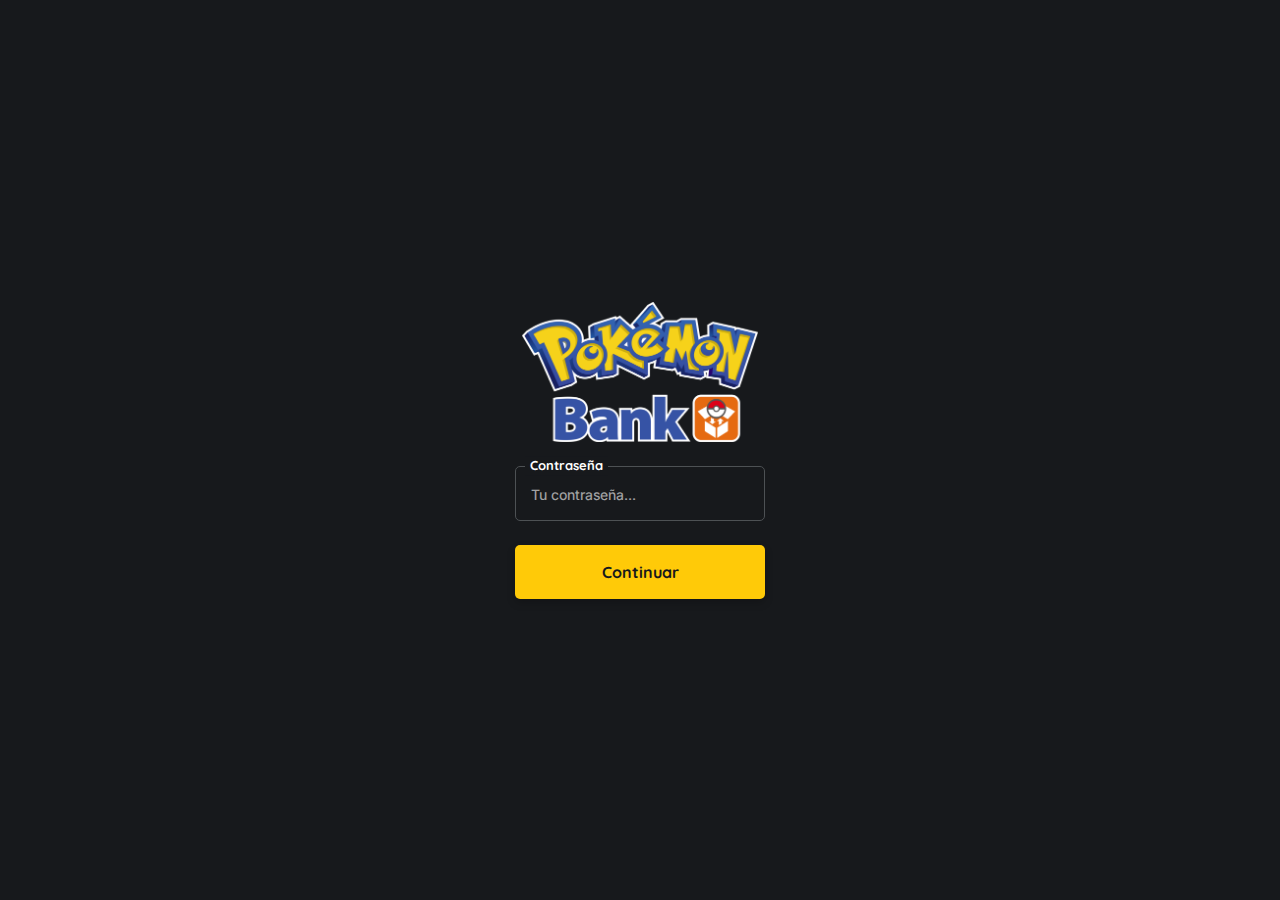
<file: index.html>
<!DOCTYPE html>
<html lang="en">
  <head>
    <meta charset="UTF-8" />
    <meta name="viewport" content="width=device-width, initial-scale=1.0" />
    <link rel="stylesheet" href="/css/globals.css" />
    <link rel="stylesheet" href="/css/login.css" />
    <link href="lib/bootstrap/bootstrap.min.css" rel="stylesheet" />
    <title>Iniciar sesión | Pokémon Bank</title>
  </head>

  <body>
    <div class="container">
      <div class="d-flex flex-column gap-4">
        <div class="logo-container">
          <img
            src="/resources/images/pokemon_bank_logo.png"
            alt="pokemon_bank_logo"
          />
        </div>
        <div class="form-group">
          <label for="username" class="absolute-label">Contraseña</label>
          <input placeholder="Tu contraseña..." class="input" type="password" />
        </div>
        <a href="/dashboard/index.html" class="w-100">
          <button type="button" class="primary-button w-100">Continuar</button>
        </a>
      </div>
    </div>
  </body>
</html>
</file>
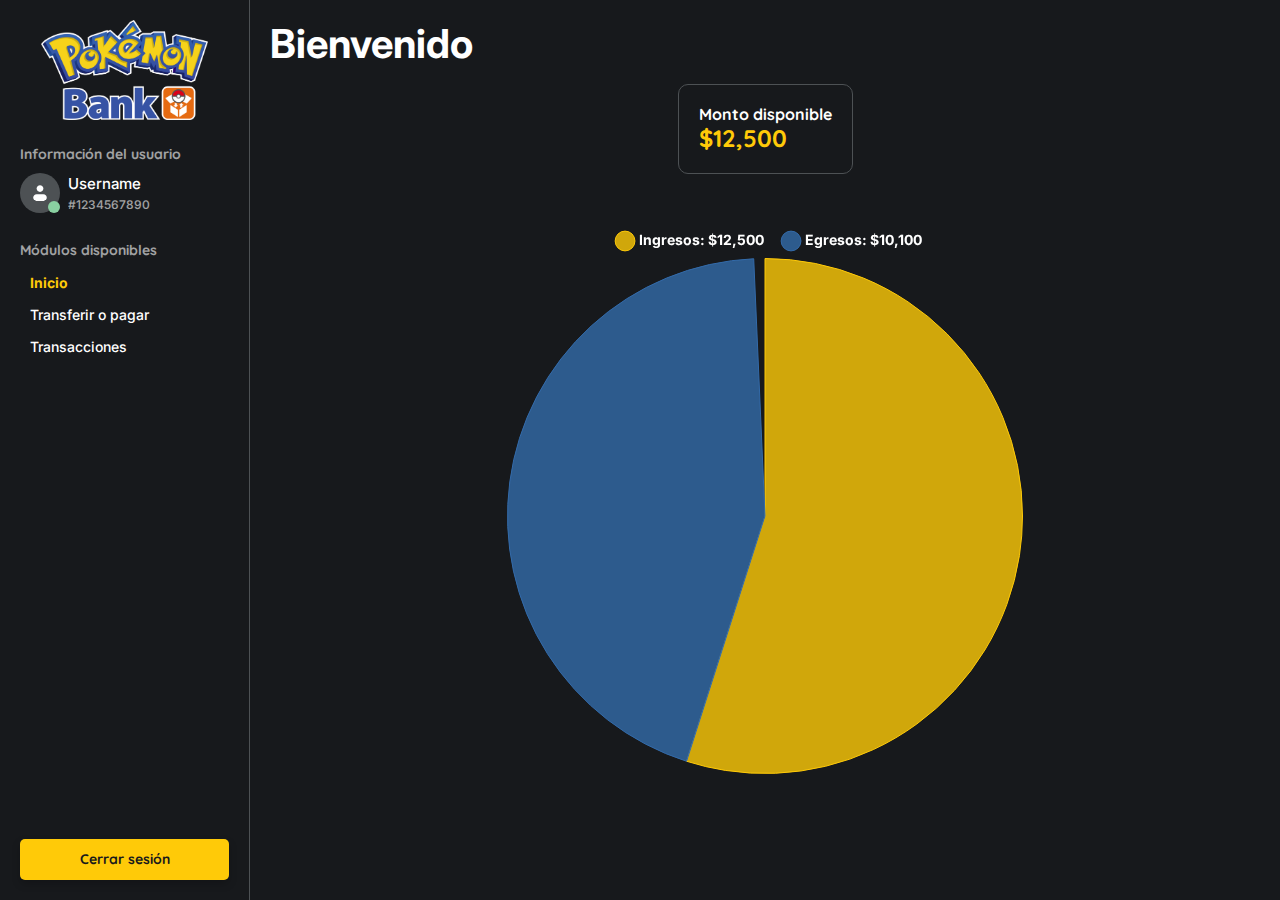
<file: dashboard/index.html>
<!DOCTYPE html>
<html lang="es">
  <head>
    <meta charset="UTF-8" />
    <meta name="viewport" content="width=device-width, initial-scale=1.0" />
    <link rel="stylesheet" href="/css/globals.css" />
    <link rel="stylesheet" href="/css/dashboard.css" />
    <link href="/lib/bootstrap/bootstrap.min.css" rel="stylesheet" />
    <script src="/js/sidebar.js"></script>
    <title>Dashboard | Pokémon Bank</title>
  </head>

  <body>
    <div class="main-content">
      <h1 class="section-title mb-3 mt-0">Bienvenido</h1>
      <div
        class="d-flex flex-column w-100 justify-content-center align-items-center"
      >
        <div class="counter-container">
          <h5 class="counter-title">Monto disponible</h5>
          <h1 class="counter-value">$12,500</h1>
        </div>
        <div style="width: 600px; padding: 20px">
          <canvas
            id="account-activity-chart"
            aria-label="Gráfico de pastel"
          ></canvas>
        </div>
      </div>
    </div>
    <script src="/lib/chartjs/chart.umd.js"></script>
    <script src="/lib/sweetalert/sweetalert2@11.js"></script>
    <script src="/js/dashboard.js"></script>
  </body>
</html>
</file>
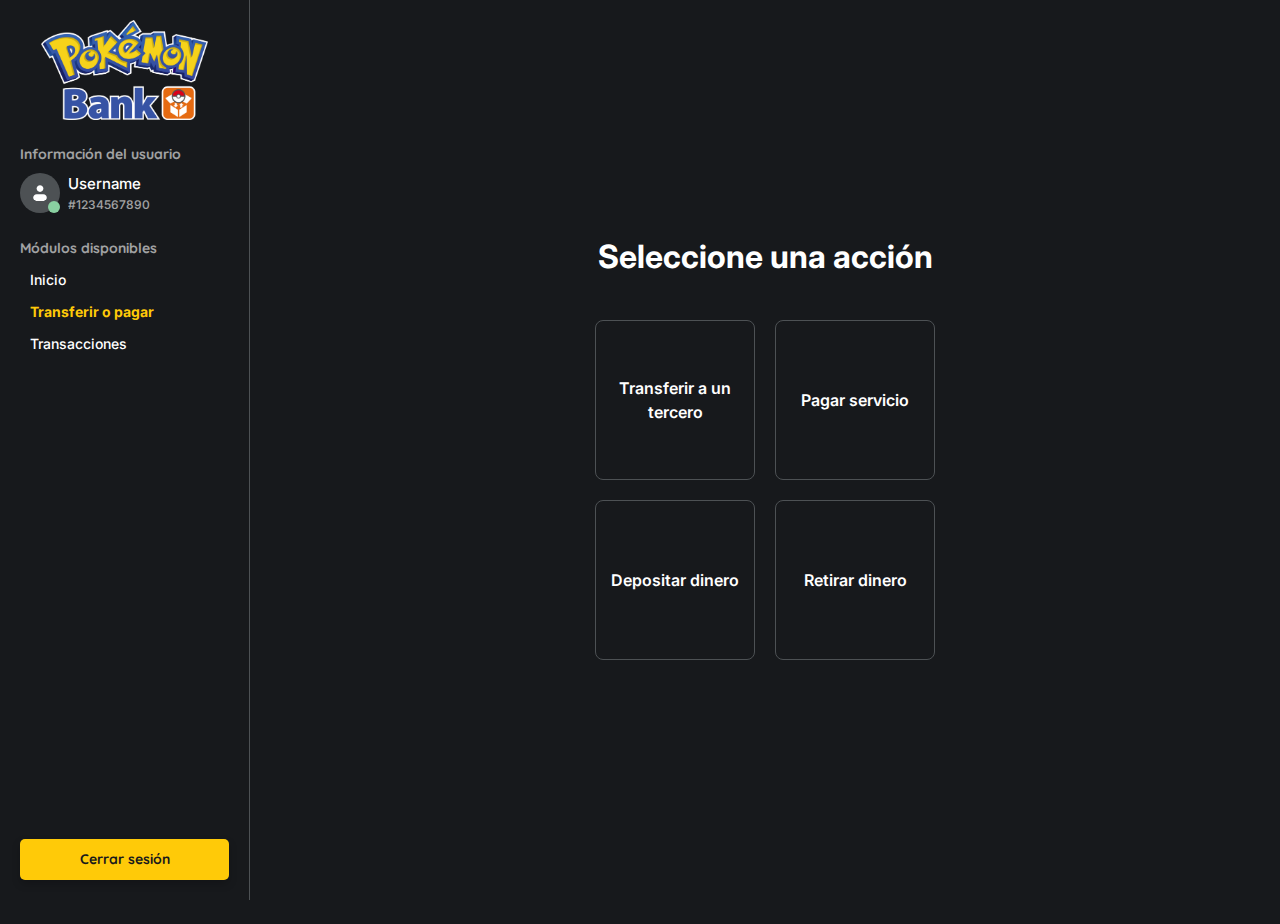
<file: dashboard/options/index.html>
-->
<!DOCTYPE html>
<html lang="en">
  <head>
    <meta charset="UTF-8" />
    <meta name="viewport" content="width=device-width, initial-scale=1.0" />
    <link rel="stylesheet" href="/css/globals.css" />
    <link rel="stylesheet" href="/css/dashboard.css" />
    <link rel="stylesheet" href="/css/options.css" />
    <link href="/lib/bootstrap/bootstrap.min.css" rel="stylesheet" />
    <script src="/js/sidebar.js"></script>
    <title>Actions | Pokémon Bank</title>
  </head>
  <body>
    <div class="main-content">
      <div class="container">
        <h2 class="section-title text-center mb-4">Seleccione una acción</h2>
        <div class="options-container">
          <div class="options-grid">
            <a href="/dashboard/options/transfer.html" class="option-button">
              <span>Transferir a un tercero</span>
            </a>
            <a href="/dashboard/options/pay.html" class="option-button">
              <span>Pagar servicio</span>
            </a>
            <a href="/dashboard/options/deposit.html" class="option-button">
              <span>Depositar dinero</span>
            </a>
            <a href="/dashboard/options/withdraw.html" class="option-button">
              <span>Retirar dinero</span>
            </a>
          </div>
        </div>
      </div>
    </div>
  </body>
  <script src="/lib/sweetalert/sweetalert2@11.js"></script>
</html>
</file>
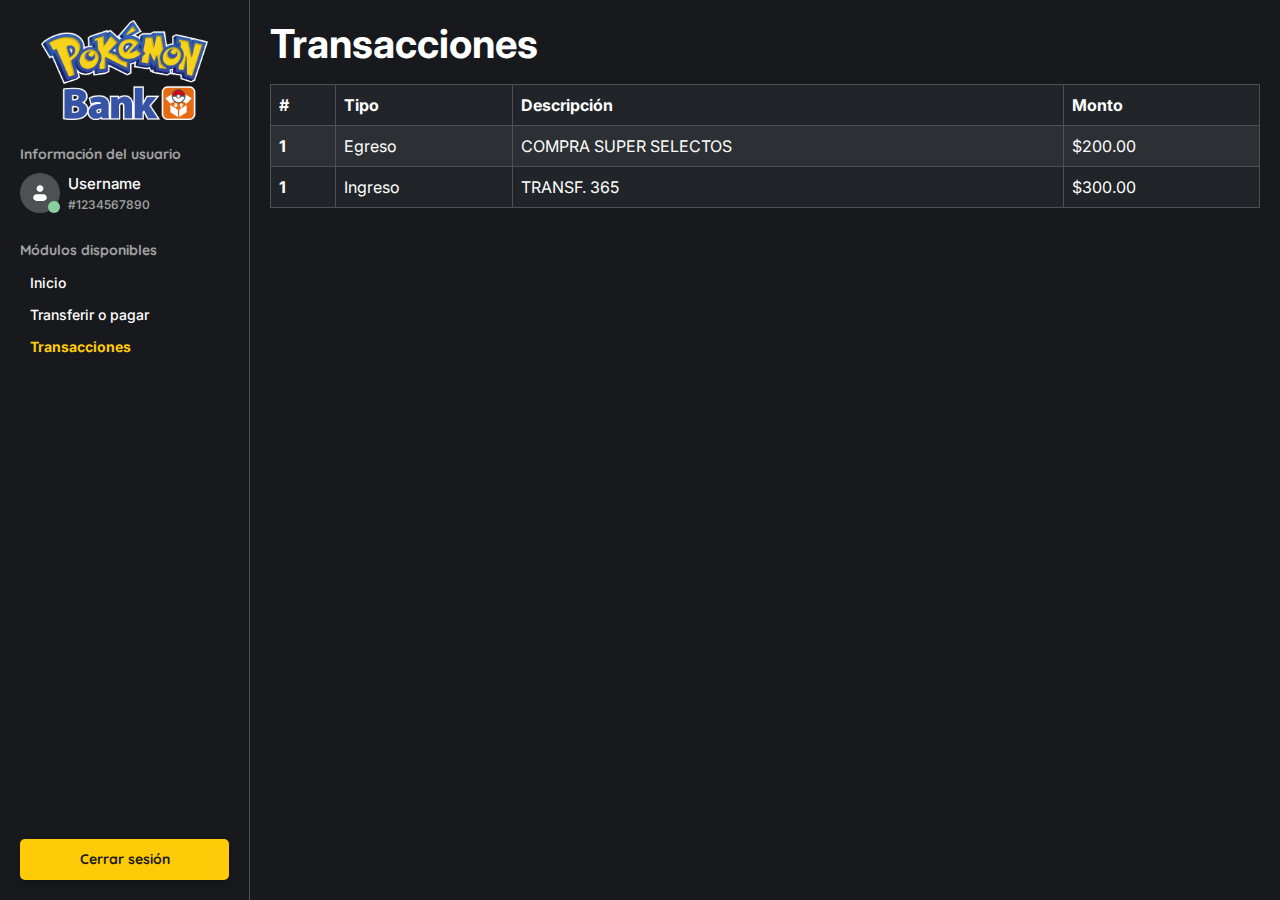
<file: dashboard/transactions.html>
<!DOCTYPE html>
<html lang="es">
  <head>
    <meta charset="UTF-8" />
    <meta name="viewport" content="width=device-width, initial-scale=1.0" />
    <link rel="stylesheet" href="/css/globals.css" />
    <link rel="stylesheet" href="/css/dashboard.css" />
    <link rel="stylesheet" href="/css/transactions.css" />
    <link href="/lib/bootstrap/bootstrap.min.css" rel="stylesheet" />
    <script src="/js/sidebar.js"></script>
    <title>Transacciones | Pokémon Bank</title>
  </head>

  <body>
    <div class="main-content">
      <h1 class="section-title mb-0 mt-0">Transacciones</h1>
      <table
        class="table table-dark table-striped table-hover table-bordered mt-3"
      >
        <thead>
          <tr>
            <th scope="col">#</th>
            <th scope="col">Tipo</th>
            <th scope="col">Descripción</th>
            <th scope="col">Monto</th>
          </tr>
        </thead>
        <tbody>
          <tr>
            <th scope="row">1</th>
            <td>Egreso</td>
            <td>COMPRA SUPER SELECTOS</td>
            <td>$200.00</td>
          </tr>
          <tr>
            <th scope="row">1</th>
            <td>Ingreso</td>
            <td>TRANSF. 365</td>
            <td>$300.00</td>
          </tr>
        </tbody>
      </table>
    </div>
  </body>
  <script src="/lib/sweetalert/sweetalert2@11.js"></script>
</html>
</file>
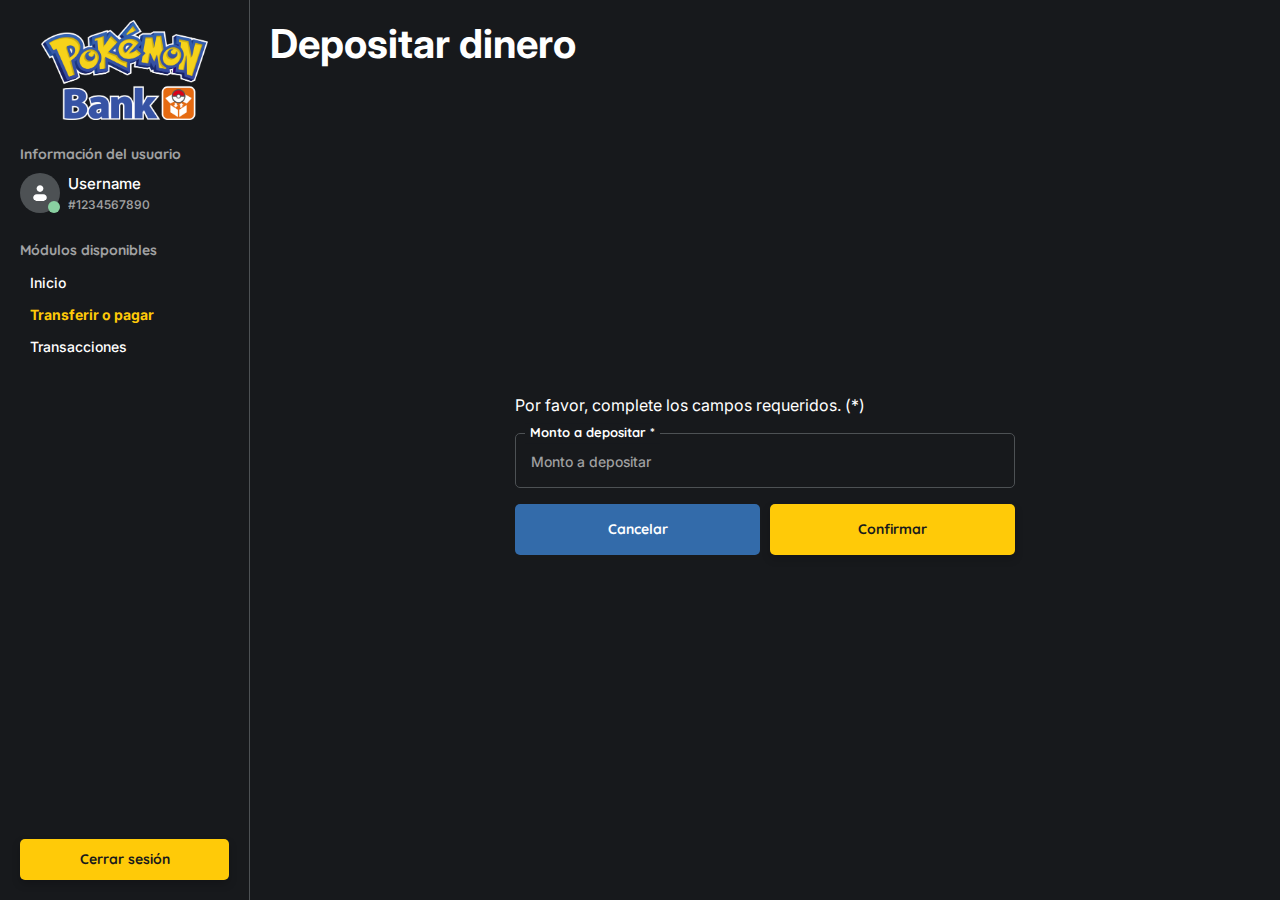
<file: dashboard/options/deposit.html>
<!DOCTYPE html>
<html lang="es">
  <head>
    <meta charset="UTF-8" />
    <meta name="viewport" content="width=device-width, initial-scale=1.0" />
    <link rel="stylesheet" href="/css/globals.css" />
    <link rel="stylesheet" href="/css/dashboard.css" />
    <link rel="stylesheet" href="/css/options.css" />
    <link href="/lib/bootstrap/bootstrap.min.css" rel="stylesheet" />
    <script src="/js/sidebar.js"></script>
    <title>Depositar dinero | Pokémon Bank</title>
  </head>
  <body>
    <div class="main-content">
      <h1 class="section-title mb-0 mt-0">Depositar dinero</h1>
      <div class="form-container">
        <span class="align-self-start"
          >Por favor, complete los campos requeridos. (*)</span
        >
        <form class="pt-3 transfer-form w-100 d-flex flex-column gap-3">
          <div class="form-group">
            <label for="account" class="absolute-label"
              >Monto a depositar *</label
            >
            <input
              placeholder="Monto a depositar"
              class="input"
              type="text"
              required
            />
          </div>
          <div style="display: grid; grid-template-columns: 1fr 1fr; gap: 10px">
            <a
              href="/dashboard/options/index.html"
              class="secondary-button small text-center"
            >
              Cancelar
            </a>
            <button class="primary-button small" type="submit">
              Confirmar
            </button>
          </div>
        </form>
      </div>
    </div>
  </body>
  <script src="/lib/sweetalert/sweetalert2@11.js"></script>
</html>
</file>
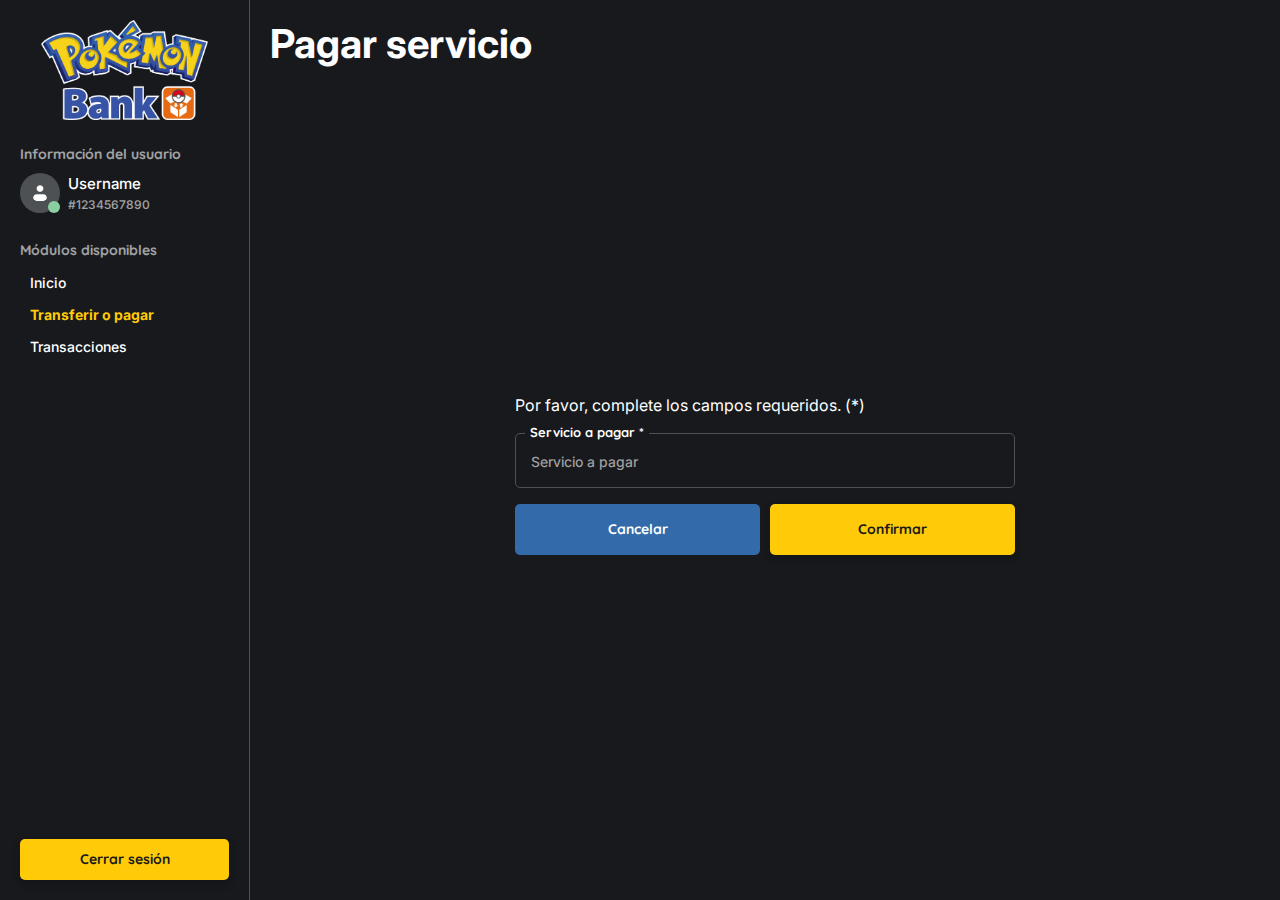
<file: dashboard/options/pay.html>
<!DOCTYPE html>
<html lang="es">
  <head>
    <meta charset="UTF-8" />
    <meta name="viewport" content="width=device-width, initial-scale=1.0" />
    <link rel="stylesheet" href="/css/globals.css" />
    <link rel="stylesheet" href="/css/dashboard.css" />
    <link rel="stylesheet" href="/css/options.css" />
    <link href="/lib/bootstrap/bootstrap.min.css" rel="stylesheet" />
    <script src="/js/sidebar.js"></script>
    <title>Pagar | Pokémon Bank</title>
  </head>
  <body>
    <div class="main-content">
      <h1 class="section-title mb-0 mt-0">Pagar servicio</h1>
      <div class="form-container">
        <span class="align-self-start"
          >Por favor, complete los campos requeridos. (*)</span
        >
        <form class="pt-3 transfer-form w-100 d-flex flex-column gap-3">
          <div class="form-group">
            <label for="account" class="absolute-label"
              >Servicio a pagar *</label
            >
            <input
              placeholder="Servicio a pagar"
              class="input"
              type="text"
              required
            />
          </div>
          <div style="display: grid; grid-template-columns: 1fr 1fr; gap: 10px">
            <a
              href="/dashboard/options/index.html"
              class="secondary-button small text-center"
            >
              Cancelar
            </a>
            <button class="primary-button small" type="submit">
              Confirmar
            </button>
          </div>
        </form>
      </div>
    </div>
  </body>
  <script src="/lib/sweetalert/sweetalert2@11.js"></script>
</html>
</file>
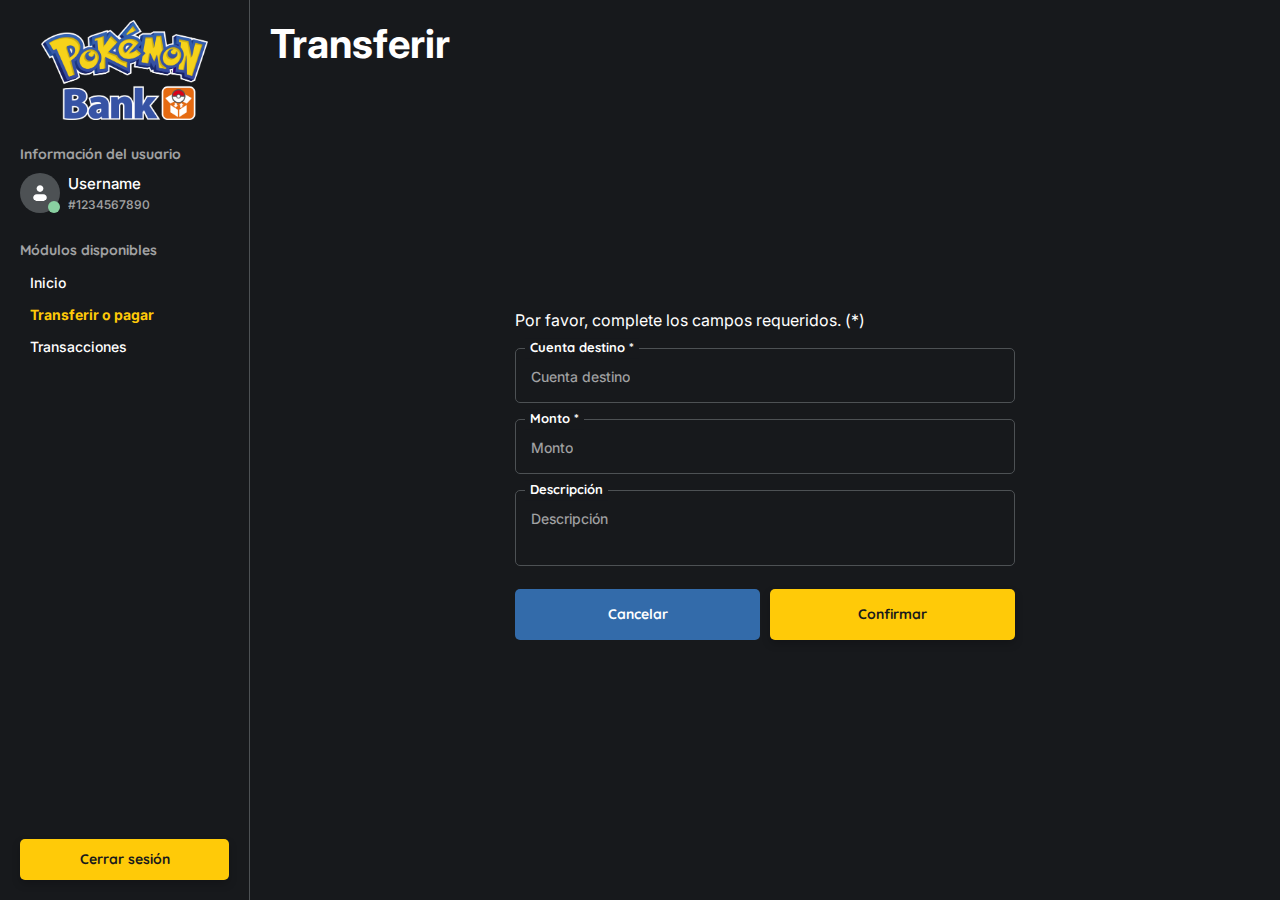
<file: dashboard/options/transfer.html>
<!DOCTYPE html>
<html lang="es">
  <head>
    <meta charset="UTF-8" />
    <meta name="viewport" content="width=device-width, initial-scale=1.0" />
    <link rel="stylesheet" href="/css/globals.css" />
    <link rel="stylesheet" href="/css/dashboard.css" />
    <link rel="stylesheet" href="/css/options.css" />
    <link href="/lib/bootstrap/bootstrap.min.css" rel="stylesheet" />
    <script src="/js/sidebar.js"></script>
    <title>Transferir | Pokémon Bank</title>
  </head>
  <body>
    <div class="main-content">
      <h1 class="section-title mb-0 mt-0">Transferir</h1>
      <div class="form-container">
        <span class="align-self-start"
          >Por favor, complete los campos requeridos. (*)</span
        >
        <form class="pt-3 transfer-form w-100 d-flex flex-column gap-3">
          <div class="form-group">
            <label for="account" class="absolute-label">Cuenta destino *</label>
            <input
              placeholder="Cuenta destino"
              class="input"
              type="text"
              required
            />
          </div>
          <div class="form-group">
            <label for="amount" class="absolute-label">Monto *</label>
            <input placeholder="Monto" class="input" type="number" required />
          </div>
          <div class="form-group">
            <label for="description" class="absolute-label">Descripción</label>
            <textarea
              placeholder="Descripción"
              class="input"
              type="text"
            ></textarea>
          </div>
          <div style="display: grid; grid-template-columns: 1fr 1fr; gap: 10px">
            <a
              href="/dashboard/options/index.html"
              class="secondary-button small text-center"
            >
              Cancelar
            </a>
            <button class="primary-button small" type="submit">
              Confirmar
            </button>
          </div>
        </form>
      </div>
    </div>
  </body>
  <script src="/lib/sweetalert/sweetalert2@11.js"></script>
</html>
</file>
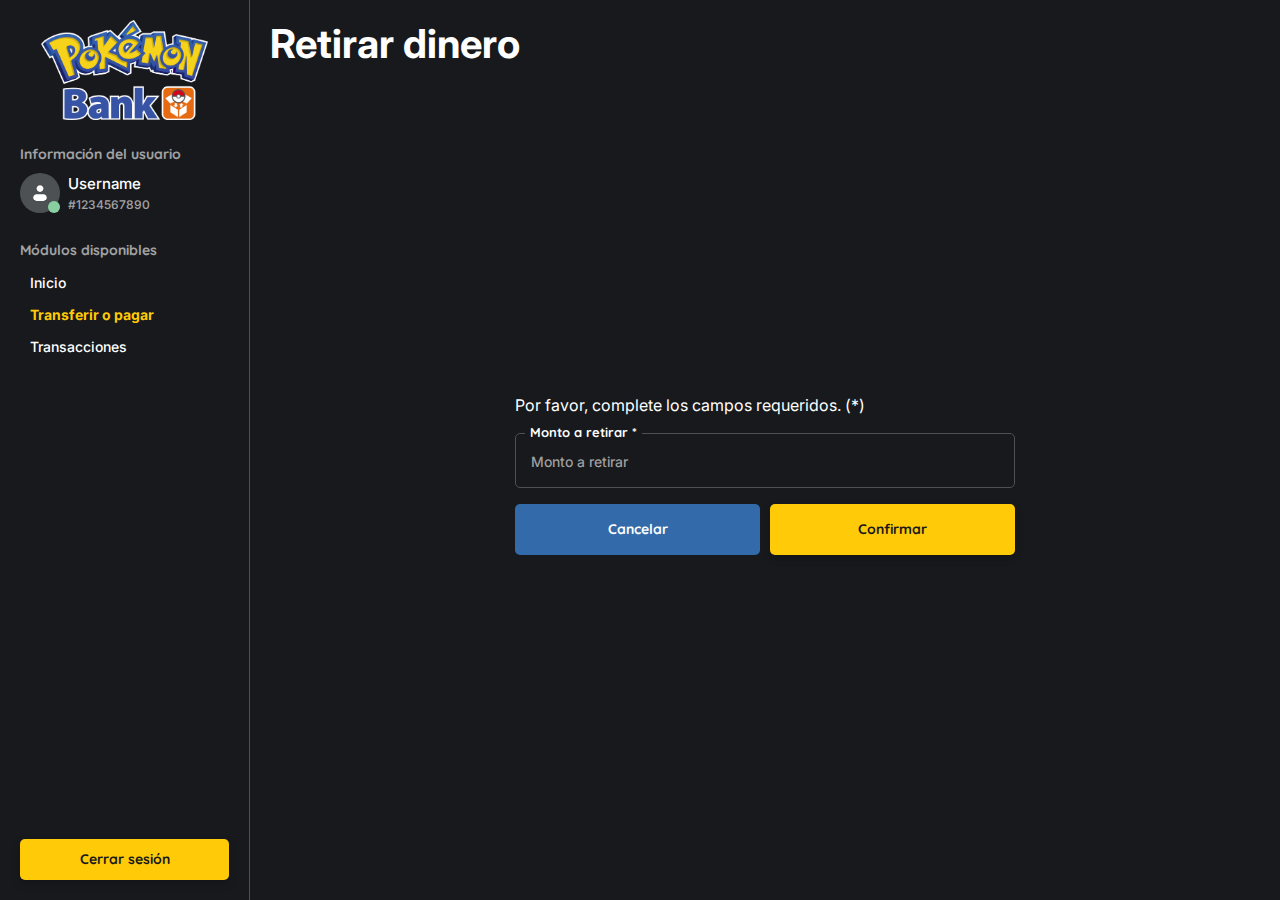
<file: dashboard/options/withdraw.html>
<!DOCTYPE html>
<html lang="es">
  <head>
    <meta charset="UTF-8" />
    <meta name="viewport" content="width=device-width, initial-scale=1.0" />
    <link rel="stylesheet" href="/css/globals.css" />
    <link rel="stylesheet" href="/css/dashboard.css" />
    <link rel="stylesheet" href="/css/options.css" />
    <link href="/lib/bootstrap/bootstrap.min.css" rel="stylesheet" />
    <script src="/js/sidebar.js"></script>
    <title>Retirar dinero | Pokémon Bank</title>
  </head>
  <body>
    <div class="main-content">
      <h1 class="section-title mb-0 mt-0">Retirar dinero</h1>
      <div class="form-container">
        <span class="align-self-start"
          >Por favor, complete los campos requeridos. (*)</span
        >
        <form class="pt-3 transfer-form w-100 d-flex flex-column gap-3">
          <div class="form-group">
            <label for="account" class="absolute-label"
              >Monto a retirar *</label
            >
            <input
              placeholder="Monto a retirar"
              class="input"
              type="text"
              required
            />
          </div>
          <div style="display: grid; grid-template-columns: 1fr 1fr; gap: 10px">
            <a
              href="/dashboard/options/index.html"
              class="secondary-button small text-center"
            >
              Cancelar
            </a>
            <button class="primary-button small" type="submit">
              Confirmar
            </button>
          </div>
        </form>
      </div>
    </div>
  </body>
  <script src="/lib/sweetalert/sweetalert2@11.js"></script>
</html>
</file>
<file: css/globals.css>
/* Variables globales para colores y estilos de la aplicación */
:root {
  --primary-bg-color: #17191c;
  --primary-color: #ffca08;
  --secondary-color: #336baa;
  --text-color: #fff;
  --input-border-color: #4d5154;
  --border-color: #4d5154;
  --font-family: "Inter", sans-serif;
}

/* Importación de la fuente Quicksand */
@font-face {
  font-family: "Quicksand";
  src: url("../resources/fonts/Quicksand-VariableFont_wght.woff2")
      format("woff2"),
    font-weight 300 700;
  font-style: normal;
  font-display: swap;
}

/* Importación de la fuente Inter */
@font-face {
  font-family: "Inter";
  src: url("../resources/fonts/Inter-VariableFont_opsz,wght.woff2")
      format("woff2"),
    font-weight 100 900;
  font-style: normal;
  font-display: swap;
}

/* Reset general de estilos */
* {
  margin: 0;
  padding: 0;
  box-sizing: border-box;
}

/* Estilos del cuerpo de la página */
body {
  font-family: "Inter", sans-serif;
  background-color: var(--primary-bg-color) !important;
}

/* Estilos para elementos de texto */
h1,
h2,
h3,
h4,
h5,
h6,
p,
span,
a,
li,
ul,
ol,
label {
  color: #fff;
  font-family: "Inter", sans-serif;
}

/* Estilos para grupos de formularios */
.form-group {
  position: relative;
}

/* Efecto al enfocar elementos dentro de un grupo de formulario */
.form-group:focus-within .absolute-label {
  color: var(--primary-color);
}

/* Estilos para enlaces */
a {
  text-decoration: none !important;
}

/* Estilos para campos de entrada */
.input {
  background-color: var(--primary-bg-color);
  color: #fff;
  width: 100%;
  border: 1px solid var(--input-border-color);
  padding: 17px 15px 15px 15px;
  border-radius: 5px;
  outline: none;
  font-family: "Inter", sans-serif;
  font-weight: 450;
  font-size: 14px;
  transition: all 0.3s ease;
  resize: none;
}

/* Estilos para el placeholder de los inputs */
.input::placeholder {
  color: #fff;
  opacity: 0.6;
  font-family: "Inter", sans-serif;
  font-weight: 450;
  font-size: 14px;
}

/* Efecto al enfocar los inputs */
.input:focus {
  border-color: var(--primary-color);
}

/* Estilos para etiquetas absolutas */
.absolute-label {
  position: absolute;
  top: 0;
  background-color: var(--primary-bg-color);
  padding-inline: 5px;
  left: 10px;
  font-family: "Quicksand", sans-serif;
  font-weight: 700;
  transform: translateY(-50%);
  transition: all 0.3s ease;
  pointer-events: none;
  font-size: 13px;
}

/* Estilos para botones primarios */
.primary-button {
  background-color: var(--primary-color);
  color: var(--primary-bg-color);
  border: none;
  padding: 15px 20px;
  border-radius: 5px;
  cursor: pointer;
  font-family: "Quicksand", sans-serif;
  font-weight: 800;
  font-size: 16px;
  transition: background-color 0.3s ease, transform 0.3s ease;
  outline: none;
  box-shadow: 0 4px 8px rgba(0, 0, 0, 0.2);
}

/* Variante de botón pequeño */
button.small {
  padding: 10px 15px;
  font-size: 14px;
}

/* Efecto al enfocar botones primarios */
.primary-button:focus {
  outline: 2px solid var(--primary-color);
  outline-offset: 2px;
}

/* Efecto hover para botones primarios */
.primary-button:hover {
  background-color: #e6b800;
  transform: scale(1.05);
}

/* Estilos para botones secundarios */
.secondary-button {
  background-color: var(--secondary-color);
  color: #fff;
  border: none;
  padding: 15px 20px;
  border-radius: 5px;
  cursor: pointer;
  font-family: "Quicksand", sans-serif;
  font-weight: 800;
  font-size: 16px;
  transition: background-color 0.3s ease, transform 0.3s ease;
  outline: none;
}

/* Efecto al enfocar botones secundarios */
.secondary-button:focus {
  outline: 2px solid var(--secondary-color);
  outline-offset: 2px;
}

/* Efecto hover para botones secundarios */
.secondary-button:hover {
  background-color: #2a4f8c;
  transform: scale(1.05);
}

/* Estilos para títulos de sección */
.section-title {
  color: var(--text-color);
  font-weight: 700;
  margin-top: 20px;
}

.swal2-title {
  font-family: "Quicksand", sans-serif;
  font-weight: 700;
  color: var(--text-color);
}

button.swal2-styled {
  font-family: "Quicksand", sans-serif;
  font-weight: 700;
  color: var(--text-color);
  background-color: var(--primary-bg-color);
  border: none;
  padding: 10px 20px;
  border-radius: 5px;
  cursor: pointer;
  transition: background-color 0.3s ease, transform 0.3s ease;
}
</file>
<file: css/login.css>
.container {
  display: flex;
  justify-content: center;
  align-items: center;
  height: 100vh;
}

.logo-container {
  width: 100%;
  max-width: 400px;
  height: 140px;
}

.logo-container img {
  width: 100%;
  height: 100%;
  object-fit: contain;
}
</file>
<file: css/dashboard.css>
/* Estilos de la barra lateral - Configuración principal */
.sidebar {
  background-color: var(--primary-bg-color);
  color: #fff;
  padding: 20px;|
  border-right: 1px solid var(--border-color);
  height: 100vh;
  width: 250px;
  position: fixed;
}

/* Contenedor para el logo del dashboard */
.logo-container {
  height: 100px;
  width: 100%;
}

/* Estilos de imagen del logo */
.logo-container img {
  width: 100%;
  height: 100%;
  object-fit: contain;
}

/* Estilo para encabezados de sección */
.heading-section-span {
  font-size: 14px;
  font-family: "Quicksand", sans-serif;
  font-weight: 700;
  color: #fff;
  opacity: 0.6;
}

.profile-picture-container {
  width: 40px;
  height: 40px;
  position: relative;
  border-radius: 100%;
  background-color: var(--border-color);
  display: flex;
  justify-content: center;
  align-items: center;
}

.profile-picture-container::before {
  content: "";
  width: 12px;
  height: 12px;
  bottom: 0;
  right: 0;
  border-radius: 100%;
  background-color: #89d0a1;
  position: absolute;
}

.profile-picture-container img {
  width: 100%;
  height: 100%;
  padding: 11px;
  border-radius: 100%;
  object-fit: contain;
}

.active-user-label {
  font-size: 15px;
  font-family: "Inter", sans-serif;
  font-weight: 500;
  color: #fff;
}

.account-number-label {
  font-size: 12px;
  font-family: "Inter", sans-serif;
  font-weight: 500;
  color: #fff;
  opacity: 0.6;
}

.nav-item {
  font-size: 14px;
  font-family: "Inter", sans-serif;
  font-weight: 500;
  color: #fff;
  text-decoration: none;
  padding: 10px;
}

.nav-item:hover {
  color: var(--primary-color);
  text-decoration: none;
}

.nav-item.active {
  color: var(--primary-color);
  font-weight: 700;
}

ul {
  padding-left: 0 !important;
  list-style: none;
  padding: 0;
  margin: 0;
}

.log-out-button {
  font-size: 14px;
  font-family: "Inter", sans-serif;
  font-weight: 500;
  color: #fff;
  text-decoration: none;
  padding: 10px;
  background-color: var(--primary-bg-color);
  border-radius: 5px;
  border: none;
  cursor: pointer;
}

.log-out-button:hover {
  background-color: var(--primary-color);
  color: var(--primary-bg-color);
  text-decoration: none;
}

/* Estilos de la barra lateral - Configuración adicional */
.sidebar {
  background-color: var(--primary-bg-color);
  color: #fff;
  padding: 20px;
  border-right: 1px solid var(--border-color);
  height: 100vh;
  width: 250px;
  position: fixed;
  top: 0;
  left: 0;
  z-index: 1000;
  overflow-y: auto;
}

/* Estilos del contenido principal */
.main-content {
  margin-left: 250px; /* Same as the sidebar width */
  padding: 20px;
  min-height: 100vh;
}

/* Contenedor del contador */
.counter-container {
  display: flex;
  flex-direction: column;
  margin-bottom: 20px;
  border: 1px solid var(--border-color);
  width: fit-content;
  padding: 20px;
  border-radius: 10px;
}

/* Título del contador */
.counter-title {
  font-size: 16px;
  font-family: "Quicksand", sans-serif;
  font-weight: 700;
  color: var(--text-color);
  margin: 0;
}

/* Valor del contador */
.counter-value {
  font-size: 24px;
  font-family: "Quicksand", sans-serif;
  font-weight: 700;
  color: var(--primary-color);
  margin: 0;
}
</file>
<file: css/options.css>
.container {
  display: flex;
  flex-direction: column;
  align-items: center;
  justify-content: center;
  min-height: 90vh;
}

.options-container {
  display: flex;
  justify-content: center;
  padding: 20px;
}

.options-grid {
  display: grid;
  grid-template-columns: repeat(2, 1fr);
  gap: 20px;
  max-width: 500px;
}

.option-button {
  background-color: var(--primary-bg-color);
  border: 1px solid var(--border-color);
  color: var(--text-color);
  border-radius: 8px;
  width: 160px;
  height: 160px;
  cursor: pointer;
  font-family: var(--font-family);
  font-size: 16px;
  font-weight: 600;
  transition: all 0.3s ease;
  text-align: center;
  padding: 10px;
  display: flex;
  flex-direction: column;
  align-items: center;
  justify-content: center;
  gap: 10px;
  text-decoration: none;
}

.option-button:hover {
  border-color: var(--primary-color);
  transform: translateY(-3px);
  box-shadow: 0 4px 8px rgba(0, 0, 0, 0.2);
}

.form-container {
  display: flex;
  height: calc(100vh - 88px);
  flex-direction: column;
  align-items: center;
  justify-content: center;
  max-width: 500px;
  margin: 0 auto;
}
</file>
<file: css/transactions.css>
th,
td {
  font-family: "Inter", sans-serif !important;
}
</file>
